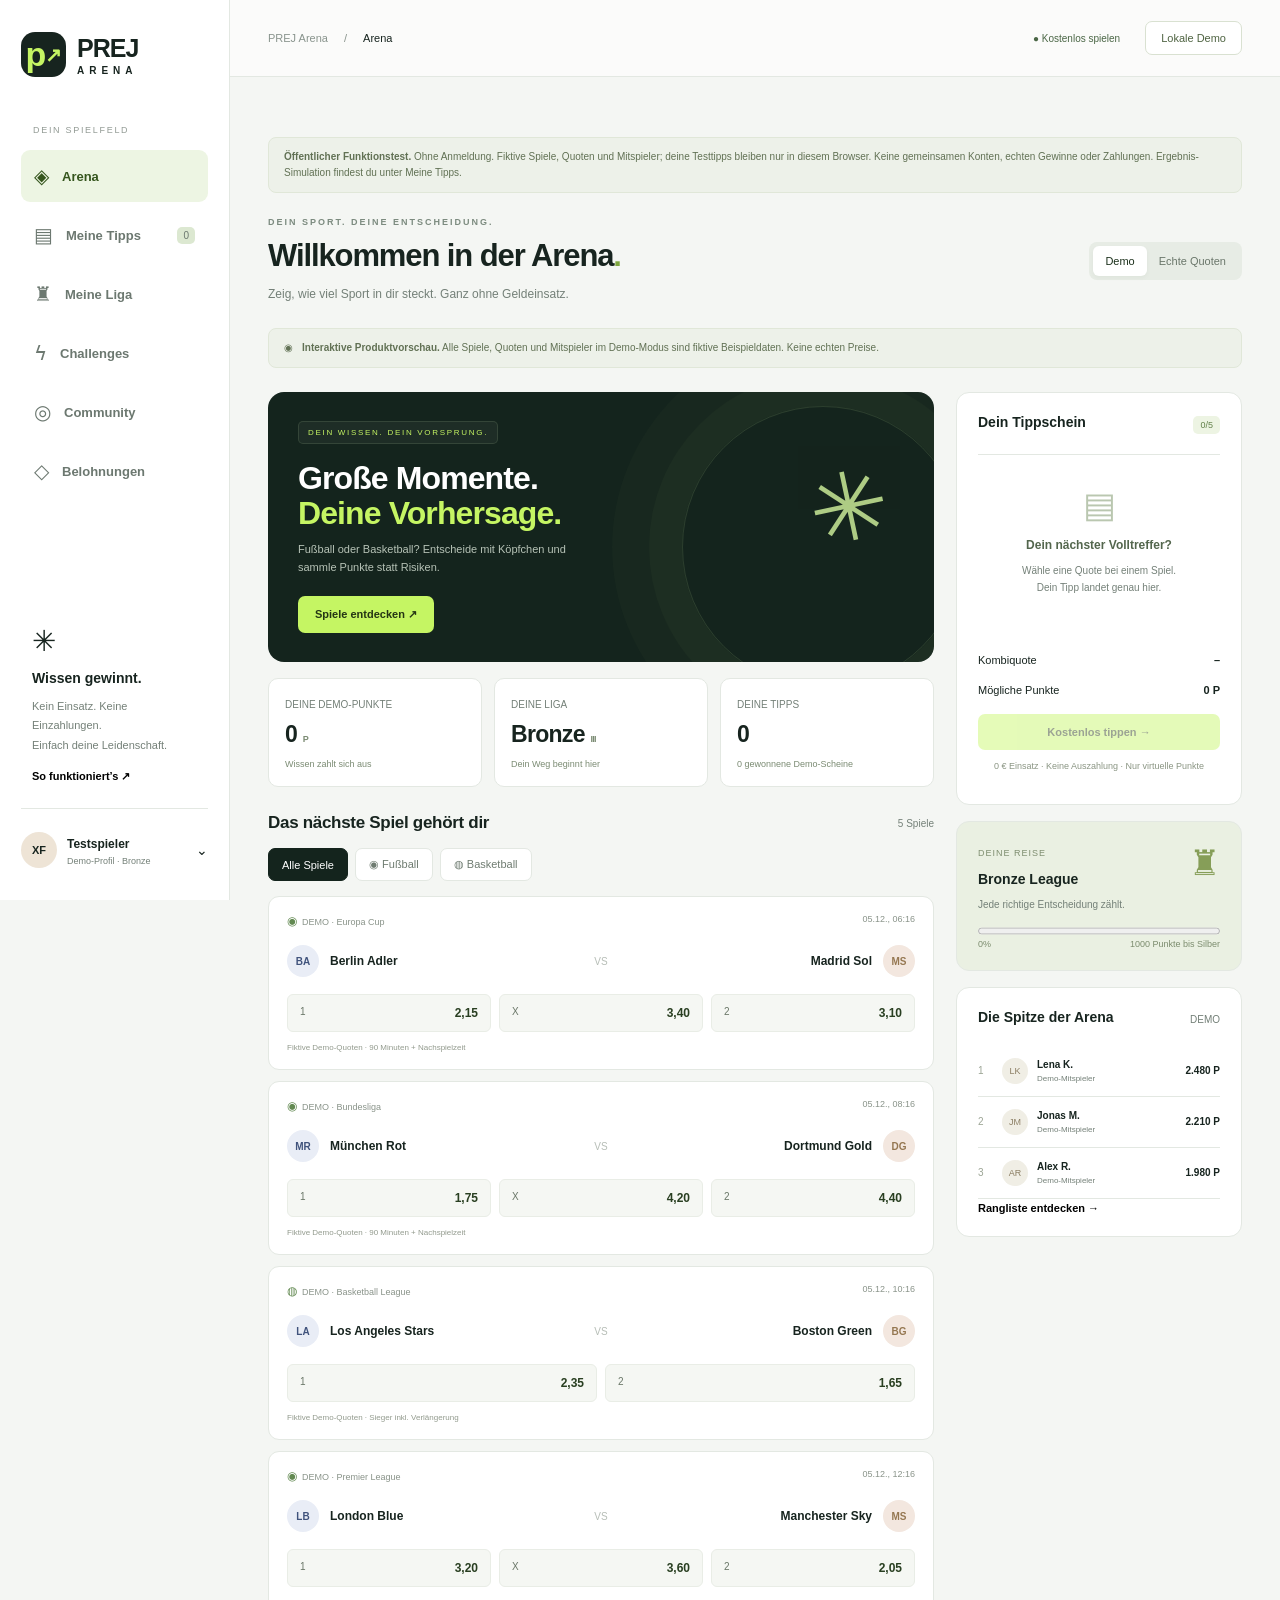
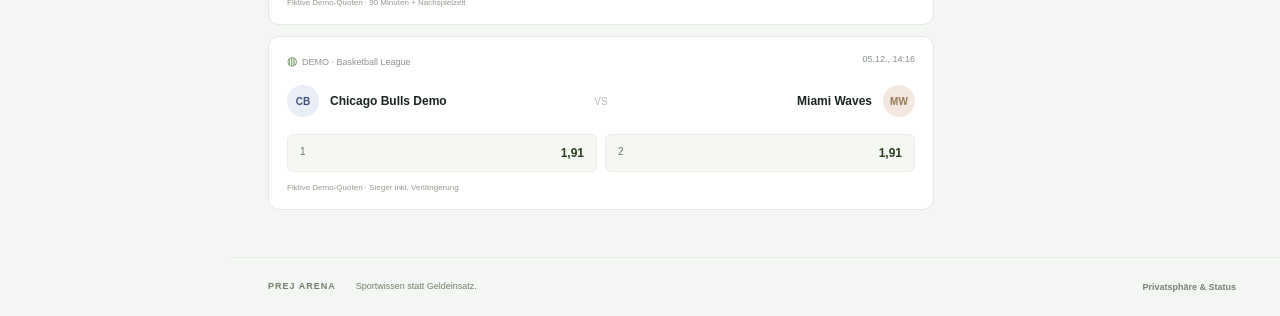
<file: index.html>
<!doctype html><html lang="de"><head><meta charset="utf-8"><meta name="viewport" content="width=device-width,initial-scale=1"><meta name="theme-color" content="#101a17"><meta name="description" content="PREJ Arena: Sportwissen statt Geldeinsatz. Private Produktvorschau."><title>Öffentlicher Test · PREJ Arena · Dein Spiel. Dein Wissen.</title><link rel="stylesheet" href="./style.css"></head><body>
<aside class="sidebar"><a class="brand" href="#arena"><span class="brand-icon">p<span>↗</span></span><span>PREJ<span class="brand-small">ARENA</span></span></a><div class="side-label">DEIN SPIELFELD</div><nav id="nav"><button data-view="arena" class="active">◈ <span>Arena</span></button><button data-view="tickets">▤ <span>Meine Tipps</span><i id="ticket-count">0</i></button><button data-view="league">♜ <span>Meine Liga</span></button><button data-view="challenges">ϟ <span>Challenges</span></button><button data-view="community">◎ <span>Community</span></button><button data-view="rewards">◇ <span>Belohnungen</span></button></nav><div class="side-bottom"><div class="fair-icon">✳</div><strong>Wissen gewinnt.</strong><p>Kein Einsatz. Keine Einzahlungen.<br>Einfach deine Leidenschaft.</p><button class="text-button" id="rules">So funktioniert’s ↗</button></div><div class="profile"><span class="avatar">TS</span><div><strong>Testspieler</strong><small>Demo-Profil · Bronze</small></div><span>⌄</span></div></aside>
<div class="shell"><header><div><span class="breadcrumb">PREJ Arena</span><span class="crumb"> / </span><span id="crumb">Arena</span></div><div class="top-right"><span class="free">● Kostenlos spielen</span><button id="account" class="secondary">Lokale Demo</button></div></header><main><section class="notice"><span><strong>Öffentlicher Funktionstest.</strong> Ohne Anmeldung. Fiktive Spiele, Quoten und Mitspieler; deine Testtipps bleiben nur in diesem Browser. Keine gemeinsamen Konten, echten Gewinne oder Zahlungen. Ergebnis-Simulation findest du unter Meine Tipps.</span></section><div class="title-line"><div><div class="eyebrow">DEIN SPORT. DEINE ENTSCHEIDUNG.</div><h1 id="title">Willkommen in der Arena<span>.</span></h1><p id="subtitle">Zeig, wie viel Sport in dir steckt. Ganz ohne Geldeinsatz.</p></div><div class="mode-toggle" role="group" aria-label="Datenmodus"><button id="demo-mode" class="selected">Demo</button><button id="real-mode">Echte Quoten</button></div></div><div id="notice" class="notice">◉ <span><strong>Interaktive Produktvorschau.</strong> Alle Spiele, Quoten und Mitspieler im Demo-Modus sind fiktive Beispieldaten. Keine echten Preise.</span></div><div id="view"></div></main><footer>PREJ ARENA <span>Sportwissen statt Geldeinsatz.</span><button id="privacy">Privatsphäre & Status</button></footer></div>
<div id="toast" role="status"></div><dialog id="modal"><button id="close-modal" aria-label="Schließen">×</button><div id="modal-content"></div></dialog><script type="module" src="./app.js"></script></body></html>
</file>
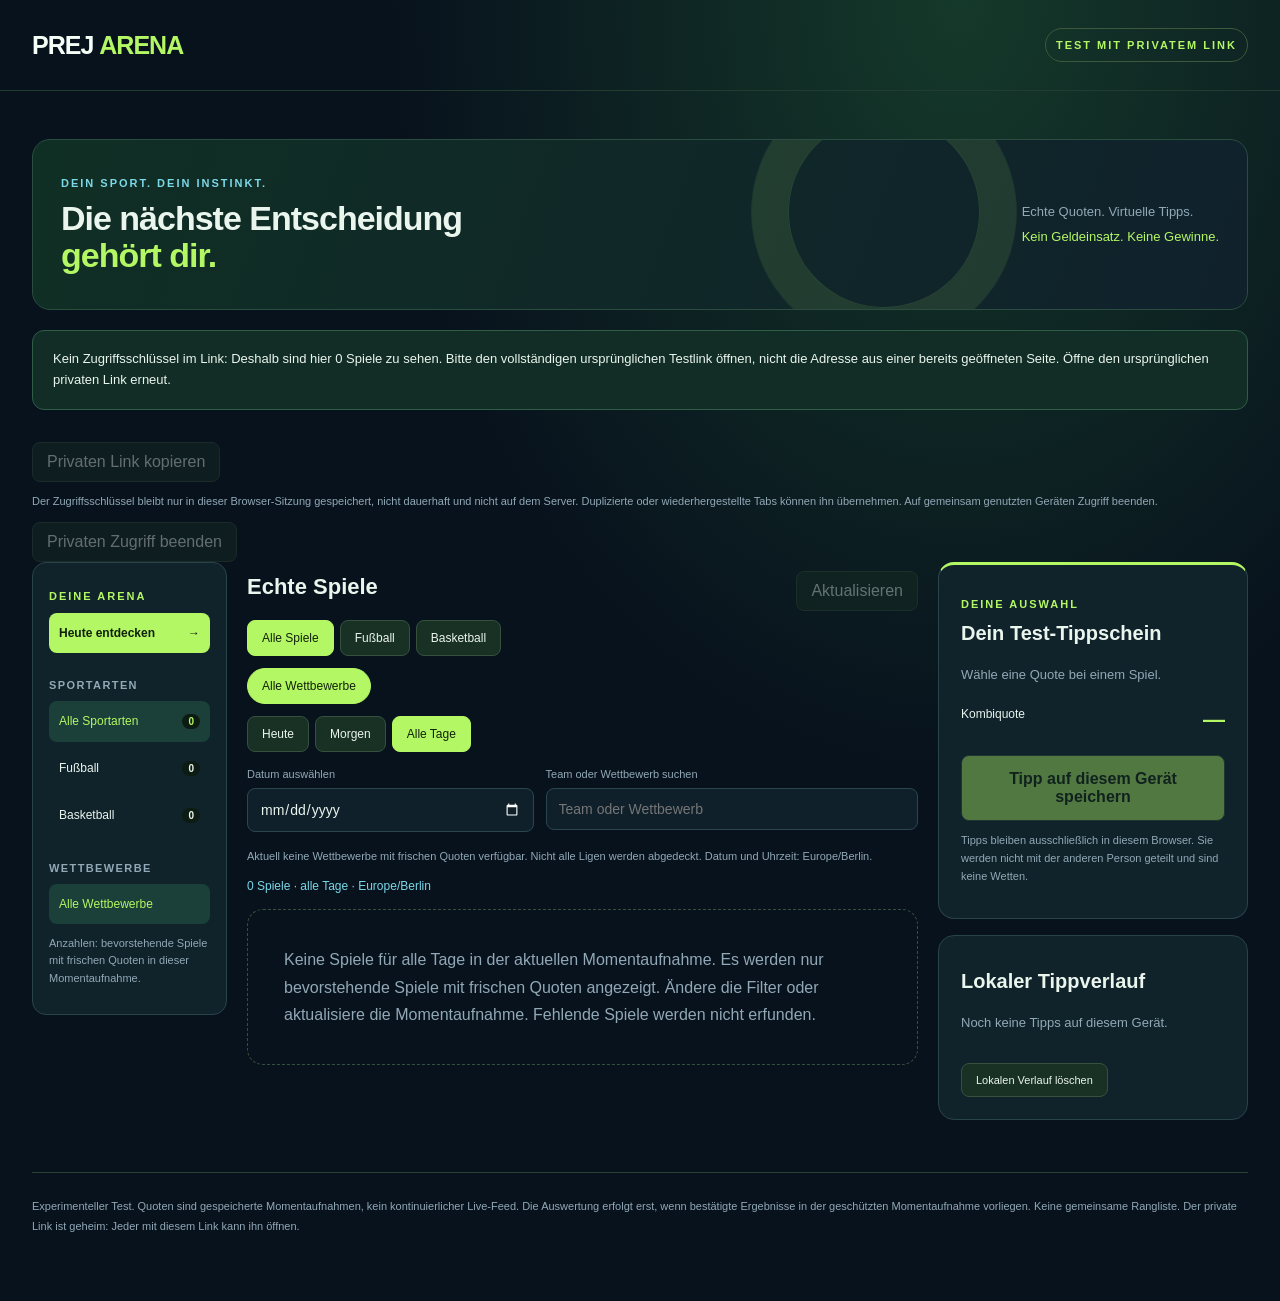
<file: private-test.html>
<!doctype html><html lang="de"><head><meta charset="utf-8"><meta name="viewport" content="width=device-width, initial-scale=1"><meta name="referrer" content="no-referrer"><meta http-equiv="Content-Security-Policy" content="default-src 'none'; script-src 'self'; style-src 'self'; connect-src 'self'; img-src 'self'; base-uri 'none'; form-action 'none'; object-src 'none'"><title>PREJ Arena · Privater Test</title><link rel="stylesheet" href="private-style.css?v=20261116-session1"><script type="module" src="app.mjs?v=20261116-session1"></script></head><body><header><a class="brand" href="private-test.html">PREJ<span>ARENA</span></a><span class="badge">TEST MIT PRIVATEM LINK</span></header><main><section class="arena-intro"><div><p class="eyebrow">DEIN SPORT. DEIN INSTINKT.</p><h1>Die nächste Entscheidung<br><em>gehört dir.</em></h1></div><p>Echte Quoten. Virtuelle Tipps.<br><strong>Kein Geldeinsatz. Keine Gewinne.</strong></p></section><div id="status" class="notice" role="status">Privater Link wird geprüft …</div><div class="layout"><nav class="sport-sidebar" aria-label="Sport und Wettbewerbe"><p class="eyebrow">DEINE ARENA</p><button id="quick-today">Heute entdecken <span>→</span></button><h2>Sportarten</h2><button data-sport="all" aria-pressed="true" class="active">Alle Sportarten <b data-count="all">0</b></button><button data-sport="football" aria-pressed="false">Fußball <b data-count="football">0</b></button><button data-sport="basketball" aria-pressed="false">Basketball <b data-count="basketball">0</b></button><h2>Wettbewerbe</h2><div id="league-list"></div><p class="small">Anzahlen: bevorstehende Spiele mit frischen Quoten in dieser Momentaufnahme.</p></nav><section class="fixture-center"><div class="section-head"><h2>Echte Spiele</h2><button id="refresh" disabled>Aktualisieren</button></div><div class="filters"><button data-sport="all" class="active" aria-pressed="true">Alle Spiele</button><button data-sport="football" aria-pressed="false">Fußball</button><button data-sport="basketball" aria-pressed="false">Basketball</button></div><div class="filters league-chips" id="league-chips" aria-label="Wettbewerbe"></div><div class="filters date-filters" role="group" aria-label="Spieldatum"><button data-day="today" aria-pressed="false">Heute</button><button data-day="tomorrow" aria-pressed="false">Morgen</button><button data-day="all" class="active" aria-pressed="true">Alle Tage</button></div><div class="search-fields"><label>Datum auswählen<input id="match-date" type="date"></label><label>Team oder Wettbewerb suchen<input id="team-search" type="search" placeholder="Team oder Wettbewerb" maxlength="100" autocomplete="off"></label></div><p class="small" id="coverage">Wettbewerbe werden nur angezeigt, wenn diese Momentaufnahme passende Spiele mit frischen Quoten enthält. Nicht alle Ligen sind verfügbar. Datum und Uhrzeit: Europe/Berlin.</p><p class="match-count" id="match-count" role="status"></p><p class="muted" id="freshness"></p><div id="events" class="events"></div></section><aside class="ticket-column"><section class="panel sticky-ticket" id="ticket-panel"><p class="eyebrow">DEINE AUSWAHL</p><h2>Dein Test-Tippschein</h2><div id="picks"><p class="muted">Wähle eine Quote bei einem Spiel.</p></div><div class="total"><span>Kombiquote</span><strong id="total">—</strong></div><button id="submit" class="primary" disabled>Tipp auf diesem Gerät speichern</button><p class="small">Tipps bleiben ausschließlich in diesem Browser. Sie werden nicht mit der anderen Person geteilt und sind keine Wetten.</p></section><section class="panel"><h2>Lokaler Tippverlauf</h2><div id="tickets"></div><button id="clear">Lokalen Verlauf löschen</button></section></aside></div><footer>Experimenteller Test. Quoten sind gespeicherte Momentaufnahmen, kein kontinuierlicher Live-Feed. Die Auswertung erfolgt erst, wenn bestätigte Ergebnisse in der geschützten Momentaufnahme vorliegen. Keine gemeinsame Rangliste. Der private Link ist geheim: Jeder mit diesem Link kann ihn öffnen.</footer><a class="mobile-ticket" href="#ticket-panel">Zum Tippschein <span id="mobile-pick-count">0 Auswahlen</span></a></main></body></html>
</file>
<file: style.css>
:root{--bg:#f4f6f3;--ink:#17241f;--muted:#748078;--line:#e3e8e2;--green:#c5f563;--dark:#14241d;--white:#fff}*{box-sizing:border-box}body{margin:0;background:var(--bg);color:var(--ink);font-family:Inter,Arial,sans-serif;font-size:14px}button,a{ -webkit-tap-highlight-color:transparent}button{font:inherit;cursor:pointer}button:focus-visible,a:focus-visible,input:focus-visible{outline:3px solid #598c30;outline-offset:4px}button:disabled{opacity:.45;cursor:not-allowed}button{border:0}a{color:inherit;text-decoration:none}.sidebar{position:fixed;width:230px;inset:0 auto 0 0;background:#fff;border-right:1px solid var(--line);padding:32px 21px;display:flex;flex-direction:column;z-index:5}.brand{display:flex;gap:11px;align-items:center;font-size:25px;letter-spacing:-1px;font-weight:900}.brand-icon{display:flex;align-items:center;justify-content:center;width:45px;height:45px;background:var(--ink);color:var(--green);font-size:34px;border-radius:14px;position:relative}.brand-icon span{font-size:20px}.brand-small{display:block;font-size:10px;letter-spacing:5px;margin-top:2px}.side-label{font-size:9px;letter-spacing:1.7px;color:#939b95;margin:48px 12px 15px}nav{display:grid;gap:7px}nav button{background:transparent;text-align:left;padding:14px 13px;border-radius:9px;color:#6c7870;display:flex;align-items:center;gap:13px;font-size:20px}nav button span{font-size:13px;font-weight:600}nav button.active{background:#edf5e3;color:#35551d}nav i{font-size:10px;font-style:normal;background:#dce8d1;padding:3px 6px;border-radius:5px;margin-left:auto}.side-bottom{margin-top:auto;padding:36px 11px 25px}.fair-icon{font-size:29px;margin-bottom:12px}.side-bottom strong{font-size:14px}.side-bottom p{font-size:11px;line-height:1.8;color:var(--muted)}.text-button{background:transparent;padding:0;font-size:11px;font-weight:700}.profile{border-top:1px solid var(--line);display:flex;align-items:center;gap:10px;padding-top:23px}.profile strong{font-size:12px}.profile small{display:block;font-size:9px;margin-top:5px;color:var(--muted)}.profile>span:last-child{margin-left:auto}.avatar{display:grid;place-items:center;flex-shrink:0;background:#eee4d6;width:36px;height:36px;border-radius:50%;font-size:11px;font-weight:800}.small{width:30px;height:30px}.shell{margin-left:230px}header{height:77px;border-bottom:1px solid var(--line);display:flex;align-items:center;justify-content:space-between;padding:0 38px;background:#ffffffa0;font-size:11px}.breadcrumb,.crumb{color:#89948d}.crumb{margin:0 13px}.top-right{display:flex;align-items:center;gap:25px}.free{font-size:10px;color:#4a6645}main{padding:36px 38px;max-width:1550px;margin:auto}.title-line{display:flex;justify-content:space-between;align-items:center;gap:20px}.eyebrow{font-size:9px;letter-spacing:2px;font-weight:700;color:#7c8b7f}h1{font-size:31px;letter-spacing:-1.1px;margin:11px 0}h1 span{color:#7ea73e}p{line-height:1.6}.title-line p{color:var(--muted);font-size:12px;margin:0}.mode-toggle{background:#e7ece5;border-radius:8px;padding:4px;display:flex;white-space:nowrap}.mode-toggle button{padding:9px 12px;border-radius:6px;background:transparent;color:#6a766a;font-size:11px}.mode-toggle .selected{background:white;box-shadow:0 2px 5px #1527160a;color:#1b301b}.notice{font-size:10px;display:flex;gap:9px;line-height:1.6;padding:11px 15px;background:#edf1e9;border:1px solid #e0e7d8;border-radius:8px;color:#617154;margin:24px 0}.arena-grid{display:grid;grid-template-columns:minmax(0,1fr) 286px;gap:22px}.hero{background:var(--dark);color:white;border-radius:16px;position:relative;overflow:hidden;padding:29px 30px;min-height:235px}.hero:after{content:'';position:absolute;width:280px;height:280px;border:1px solid #b2d58a26;border-radius:50%;right:-30px;top:14px;box-shadow:0 0 0 33px #b2d58a08,0 0 0 70px #b2d58a06}.hero-tag{display:inline-block;padding:6px 9px;border:1px solid #a3bb902b;background:#ffffff0b;font-size:8px;letter-spacing:1.7px;border-radius:5px;color:var(--green)}.hero h2{font-size:32px;line-height:1.08;letter-spacing:-.9px;max-width:330px;margin:17px 0 11px}.hero h2 em{font-style:normal;color:var(--green)}.hero p{font-size:11px;color:#b7c3b7;max-width:300px;margin-bottom:20px}.primary{background:var(--green);color:#243514;font-weight:700;border-radius:7px;padding:12px 17px;font-size:11px}.hero button{position:relative;z-index:1}.hero-symbol{position:absolute;right:45px;top:60px;font-size:95px;color:#d5f79f;transform:rotate(-12deg);opacity:.8}.stats{display:grid;grid-template-columns:repeat(3,1fr);gap:12px;margin:16px 0 26px}.stat{background:#fff;border:1px solid var(--line);border-radius:10px;padding:16px}.stat-label{font-size:10px;color:var(--muted)}.stat strong{display:block;font-size:23px;letter-spacing:-.7px;margin:10px 0 6px}.stat small{font-size:9px;color:#7b8b73}.section-heading{display:flex;justify-content:space-between;align-items:center;margin:20px 0 15px}h2{font-size:17px;margin:0;letter-spacing:-.3px}.section-heading span{font-size:10px;color:var(--muted)}.filters{display:flex;gap:7px;margin:15px 0;flex-wrap:wrap}.filters button{padding:9px 13px;border-radius:7px;background:#fff;color:#6f7c71;font-size:11px;border:1px solid var(--line)}.filters button.active{background:var(--dark);color:#fff;border-color:var(--dark)}.match{background:#fff;border:1px solid var(--line);padding:17px 18px;border-radius:11px;margin-bottom:11px}.match-top{display:flex;justify-content:space-between;font-size:9px;color:#899389;margin-bottom:17px}.league-dot{font-size:12px;color:#628951;margin-right:5px}.teams{display:flex;justify-content:space-between;align-items:center;gap:10px}.team{display:flex;align-items:center;gap:11px;width:42%;font-size:12px;font-weight:700}.team.away{flex-direction:row-reverse;text-align:right}.badge{border-radius:50%;width:32px;height:32px;display:grid;place-items:center;background:#e9edf6;color:#40537c;font-size:10px;flex-shrink:0}.away .badge{background:#f3e7df;color:#957751}.versus{color:#b6bdb6;font-size:10px}.odds{display:flex;gap:8px;margin-top:17px}.odds button{flex:1;background:#f5f7f3;border:1px solid #e9ede6;display:flex;justify-content:space-between;padding:11px 12px;border-radius:6px;font-size:10px;color:#697667}.odds strong{color:#293f21;font-size:12px}.odds button.picked{background:#e7f8c9;border-color:#a3ca66}.source{font-size:8px;color:#929a8d;margin-top:11px}.panel{background:white;border:1px solid var(--line);border-radius:13px;padding:21px;margin-bottom:16px}.panel h3{font-size:14px;margin:0 0 6px}.panel p{font-size:10px;color:var(--muted)}.slip-head{display:flex;justify-content:space-between;align-items:center;padding-bottom:18px;border-bottom:1px solid var(--line)}.pill{padding:4px 7px;background:#edf4e3;border-radius:5px;font-size:9px;color:#62804a}.empty{text-align:center;padding:30px 10px;color:#8b9987}.empty-icon{font-size:35px;color:#bac7b0;margin-bottom:13px}.empty strong{display:block;font-size:12px;color:#53664d}.empty p{font-size:10px;line-height:1.7}.slip-item{padding:16px 0;border-bottom:1px solid var(--line);font-size:11px;display:flex;justify-content:space-between}.slip-item small{display:block;color:var(--muted);font-size:9px;margin-top:6px}.slip-item button{background:#f0f3ec;color:#6c7e5d;border-radius:5px;align-self:center}.total{display:flex;justify-content:space-between;font-size:11px;margin:18px 0}.wide{width:100%}.hint{font-size:9px!important;text-align:center;color:#8a9583!important}.league-card{background:#eaf0e2}.league-card .shield{font-size:35px;float:right;color:#869e58}.progress{height:5px;background:#d8e1d0;border-radius:10px;margin:18px 0 7px;overflow:hidden}.progress span{display:block;height:100%;background:#8ca657;width:28%}.progress-meta{font-size:9px;display:flex;justify-content:space-between;color:#7c8c6e}.mini-row{display:flex;gap:9px;align-items:center;padding:12px 0;border-bottom:1px solid var(--line);font-size:10px}.mini-row:last-child{border-bottom:0}.mini-row .rank{color:#9ca595;width:15px}.mini-row .points{margin-left:auto;font-weight:700;font-size:10px}.mini-row small{display:block;color:var(--muted);font-size:8px;margin-top:4px}.mini-avatar{width:26px;height:26px;border-radius:50%;background:#f0eee5;display:grid;place-items:center;font-size:9px;color:#8a7d62}.cards{display:grid;grid-template-columns:repeat(3,minmax(0,1fr));gap:18px}.big-card{padding:26px;min-height:240px}.big-card .card-icon{font-size:38px;color:#83985d;margin-bottom:22px}.big-card h3{font-size:18px}.big-card p{font-size:12px}.tag{font-size:9px;letter-spacing:1px;color:#7f8e70}.secondary{border:1px solid #d9e1d1;background:white;padding:10px 15px;border-radius:7px;font-size:11px;color:#4e6341}.table{width:100%;border-collapse:collapse;font-size:12px}.table th{text-align:left;color:var(--muted);font-size:10px;padding:16px;border-bottom:1px solid var(--line);font-weight:400}.table td{padding:18px 16px;border-bottom:1px solid var(--line)}.you{background:#eff6e6}.ticket{margin:12px 0;padding:20px;border:1px solid var(--line);border-radius:9px}.ticket-head{display:flex;justify-content:space-between;font-size:11px}.ticket p{font-size:12px}.settings-box{max-width:700px;margin:40px auto;text-align:center;padding:40px}.settings-box h2{font-size:24px}.settings-box p{font-size:13px}.settings-box .card-icon{font-size:55px;color:#849b62}.search{border:1px solid var(--line);padding:12px;border-radius:8px;font:inherit;width:100%;margin:10px 0}footer{padding:23px 38px;border-top:1px solid var(--line);font-size:9px;font-weight:700;letter-spacing:1px;display:flex;gap:20px;color:#71806a}footer span{font-weight:400;letter-spacing:0}footer button{margin-left:auto;background:transparent;font-size:9px;color:var(--muted)}#toast{position:fixed;bottom:25px;left:50%;transform:translateX(-50%);background:#243a26;color:#fff;border-radius:9px;padding:14px 22px;box-shadow:0 10px 25px #152b2325;z-index:50;opacity:0;pointer-events:none;transition:.2s;font-size:12px}#toast.show{opacity:1}dialog{border:1px solid var(--line);border-radius:16px;padding:35px;max-width:480px;width:calc(100% - 35px);color:var(--ink)}dialog::backdrop{background:#13221bc0;backdrop-filter:blur(3px)}dialog h2{font-size:23px;margin-bottom:17px}dialog p,dialog li{font-size:13px;line-height:1.8;color:#687864}#close-modal{position:absolute;right:12px;top:10px;background:transparent;font-size:23px;color:#6e7a67}input[type=checkbox]{accent-color:#719446}.loading{padding:50px;text-align:center;color:var(--muted)}@media(min-width:1500px){main{padding:40px 55px}.arena-grid{grid-template-columns:minmax(0,1fr) 320px}.hero{min-height:270px}.hero h2{font-size:39px;max-width:440px}}@media(max-width:1150px){.sidebar{width:190px;padding:27px 15px}.shell{margin-left:190px}main{padding:27px 24px}.arena-grid{grid-template-columns:minmax(0,1fr) 245px;gap:15px}.hero-symbol{right:25px;opacity:.22}.title-line{align-items:flex-start;flex-direction:column}.cards{grid-template-columns:1fr 1fr}}@media(max-width:850px){.sidebar{width:76px;padding:24px 12px}.brand>span:last-child,.side-label,nav span,nav i,.side-bottom,.profile{display:none}.brand-icon{width:44px}.sidebar nav{margin-top:40px}nav button{justify-content:center;padding:14px 0}.shell{margin-left:76px}.arena-grid{grid-template-columns:1fr}.right-column{display:grid;grid-template-columns:1fr 1fr;gap:15px;align-items:start}.right-column .panel:first-child{grid-column:1/-1}.cards{grid-template-columns:1fr 1fr}}@media(max-width:550px){.sidebar{inset:auto 0 0;width:100%;height:64px;padding:0;border-right:0;border-top:1px solid var(--line)}.brand{display:none}.sidebar nav{margin:0;display:flex;justify-content:space-around;gap:0;height:100%}nav button{width:16.6%;padding:8px 0;display:flex;flex-direction:column;gap:4px;font-size:18px;border-radius:0}nav button span{display:block;font-size:7px}.shell{margin:0;padding-bottom:64px}header{height:57px;padding:0 19px;font-size:9px}.top-right{gap:12px}.free{font-size:9px}main{padding:25px 17px}h1{font-size:27px;line-height:1.15}.title-line p{font-size:11px}.notice{font-size:9px;margin:19px 0}.hero{padding:25px;min-height:242px}.hero h2{font-size:31px;max-width:280px}.hero-symbol{right:10px;opacity:.15}.stats{gap:7px;margin-bottom:20px}.stat{padding:13px 10px}.stat strong{font-size:20px}.stat-label{font-size:8px}.stat small{font-size:8px}.right-column{display:block}.cards{grid-template-columns:1fr}.match{padding:16px 12px}.team{font-size:10px;gap:7px}.badge{width:28px;height:28px}.match-top{font-size:8px}.odds button{padding:10px}.table td,.table th{padding:15px 7px}.panel{padding:19px}footer{padding:20px;flex-wrap:wrap;gap:10px;font-size:8px}footer button{margin-left:0}.settings-box{padding:24px}#toast{width:90%;text-align:center;bottom:80px}}
.friend-actions{margin-left:auto;display:flex;gap:7px;align-items:center;flex-wrap:wrap}
</file>
<file: private-style.css>
@import url('./private-base.css?v=20261116-session1');
</file>
